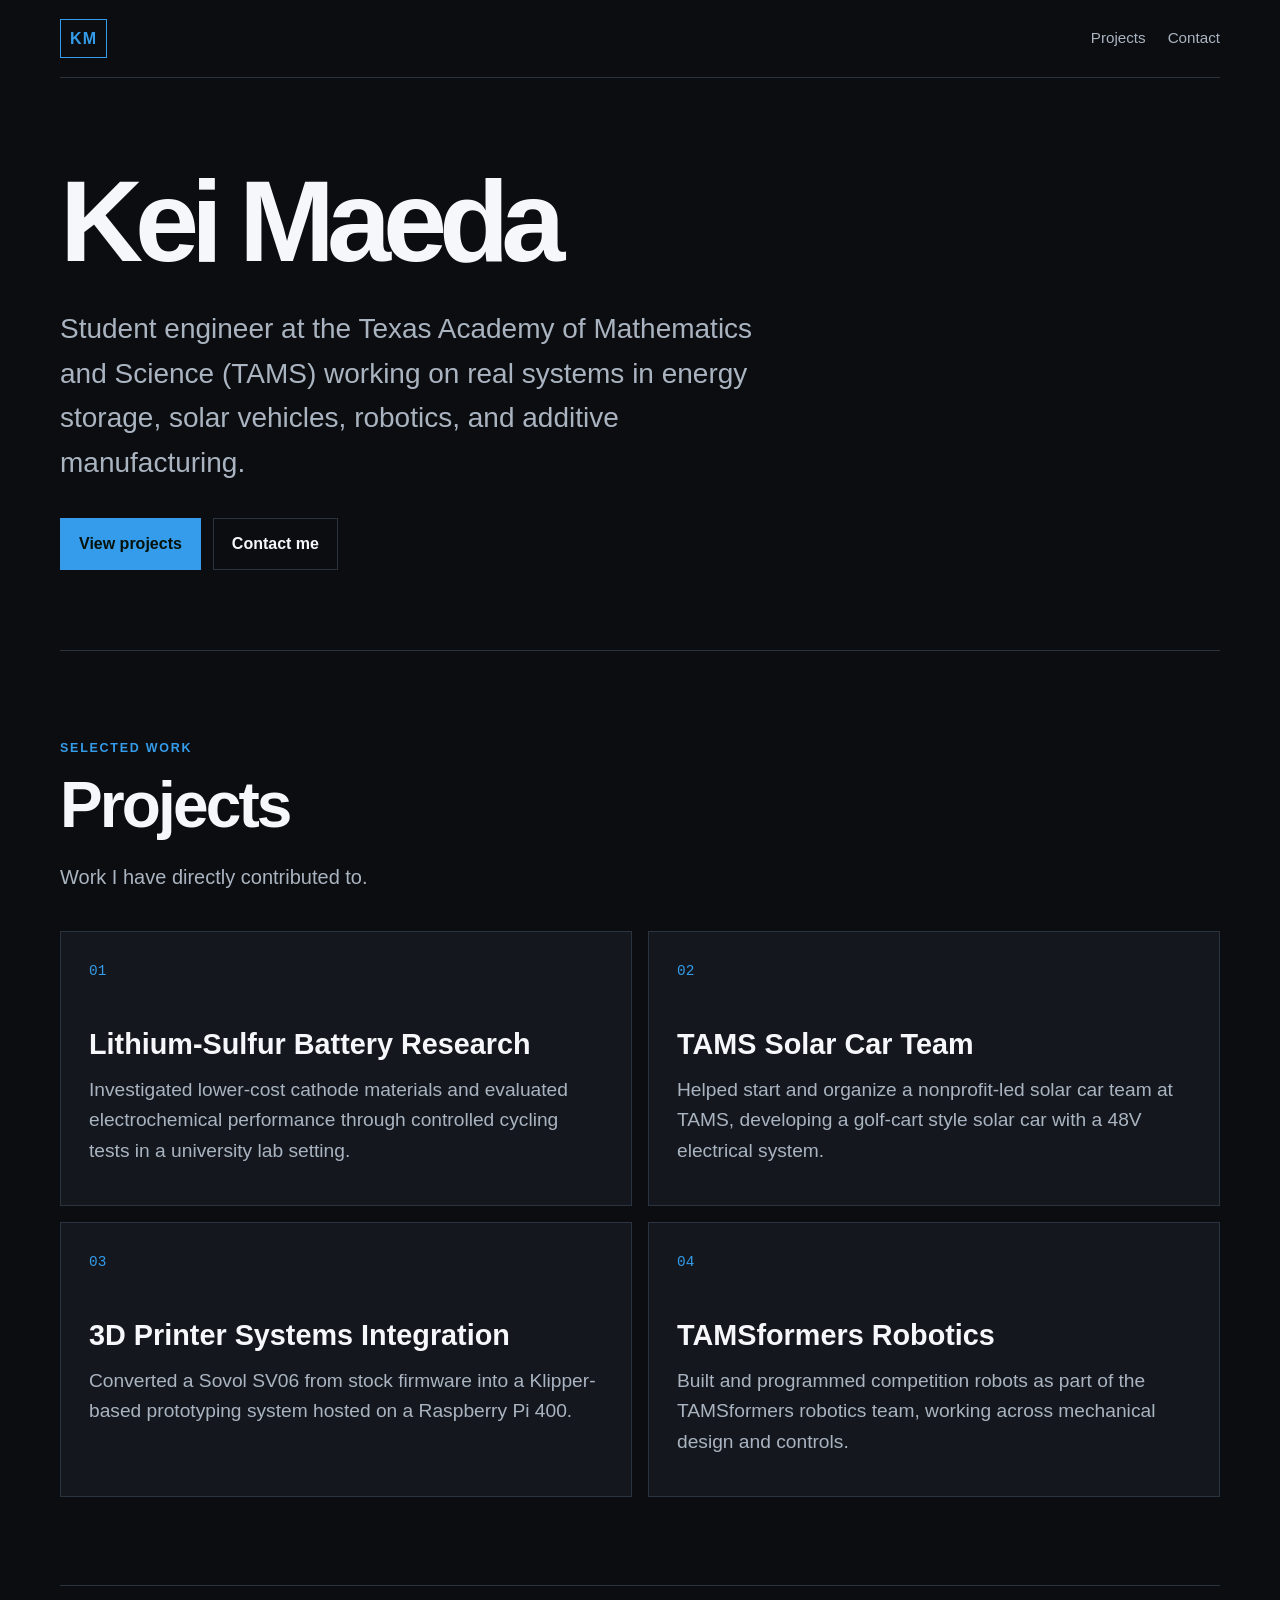
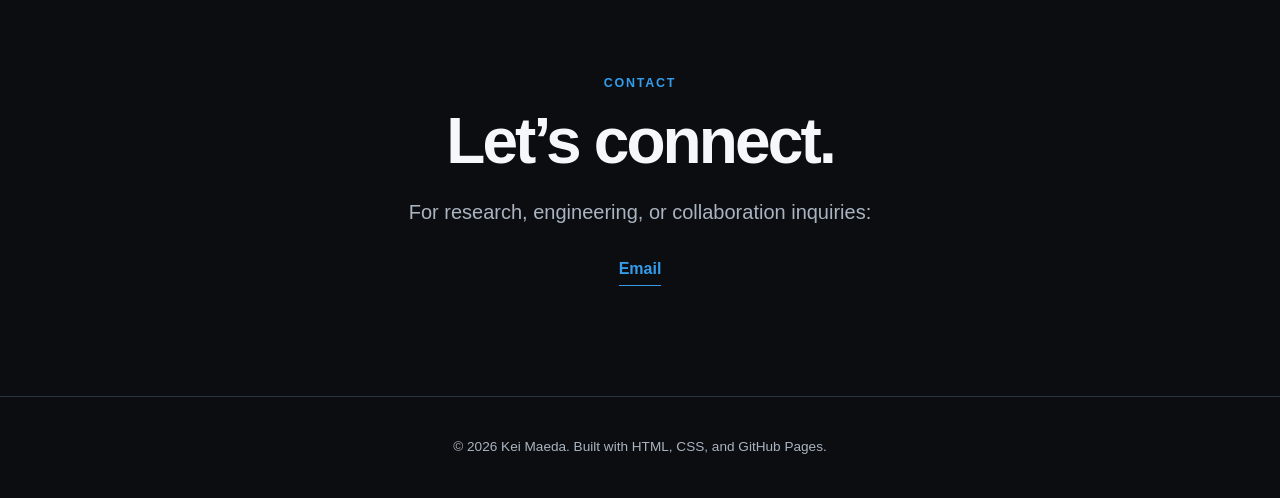
<file: index.html>
<!DOCTYPE html>
<html lang="en">
<head>
  <meta charset="UTF-8" />
  <meta name="viewport" content="width=device-width, initial-scale=1.0" />
  <meta
    name="description"
    content="Engineering portfolio of Kei Maeda: energy research, robotics, additive manufacturing, and systems engineering."
  />
  <title>Kei Maeda | Engineering Portfolio</title>
  <link rel="stylesheet" href="style.css" />
  <link rel="icon" type="image/png" sizes="32x32" href="/favicon-32x32.png">
  <link rel="icon" type="image/png" sizes="16x16" href="/favicon-16x16.png">
  <link rel="shortcut icon" href="/favicon.ico">
  <link rel="apple-touch-icon" sizes="180x180" href="/apple-touch-icon.png">
  <link rel="manifest" href="/site.webmanifest">
</head>

<body>
  <script>
    if ("scrollRestoration" in history) {
      history.scrollRestoration = "manual";
    }

    if (sessionStorage.getItem("introPlayed")) {
      document.documentElement.classList.add("intro-skip");
    } else {
      sessionStorage.setItem("introPlayed", "1");
      document.documentElement.classList.add("intro-lock");

      const jumpToTop = () => window.scrollTo({ top: 0, left: 0, behavior: "instant" });
      jumpToTop();
      window.addEventListener("load", jumpToTop);

      window.addEventListener("DOMContentLoaded", () => {
        const overlay = document.querySelector(".intro-overlay");
        overlay.addEventListener("animationend", () => {
          document.documentElement.classList.remove("intro-lock");
          jumpToTop();
        });
      });
    }
  </script>

  <div class="intro-overlay" aria-hidden="true">
    <p class="intro-mark">KM</p>
    <p class="intro-tagline">ENGINEERING • RESEARCH</p>
  </div>

  <header class="site-header">
    <a class="logo" href="#home">KM</a>

    <nav aria-label="Main navigation">
      <a href="#projects">Projects</a>
      <a href="#contact">Contact</a>
    </nav>
  </header>

  <main>
    <section class="hero" id="home">
      <h1>Kei Maeda</h1>
      <p class="hero-text">
        Student engineer at the Texas Academy of Mathematics and Science (TAMS) working on real systems in energy storage,
        solar vehicles, robotics, and additive manufacturing.
      </p>

      <div class="hero-actions">
        <a class="button primary" href="#projects">View projects</a>
        <a class="button secondary" href="#contact">Contact me</a>
      </div>
    </section>

    <section class="section" id="projects">
      <div class="section-heading">
        <p class="eyebrow">SELECTED WORK</p>
        <h2>Projects</h2>
        <p>
          Work I have directly contributed to.
        </p>
      </div>

      <div class="project-grid">
        <a class="project-card project-link" href="Projects/battery-research.html">
  <div class="project-number">01</div>
  <h3>Lithium-Sulfur Battery Research</h3>
  <p>
    Investigated lower-cost cathode materials and evaluated electrochemical
    performance through controlled cycling tests in a university lab setting.
  </p>
</a>

        <a class="project-card project-link" href="Projects/solar-car.html">
  <div class="project-number">02</div>
  <h3>TAMS Solar Car Team</h3>
  <p>
    Helped start and organize a nonprofit-led solar car team at TAMS, developing 
    a golf-cart style solar car with a 48V electrical system.
  </p>
</a>

        <a class="project-card project-link" href="Projects/sv06.html">
  <div class="project-number">03</div>
  <h3>3D Printer Systems Integration</h3>
  <p>
    Converted a Sovol SV06 from stock firmware into a Klipper-based
    prototyping system hosted on a Raspberry Pi 400.
  </p>
</a>

        <!-- Hidden for now — page still exists at Projects/support-study.html, just unlinked from the grid.
        <a class="project-card project-link" href="Projects/support-study.html">
  <div class="project-number">04</div>
  <h3>3D Print Support Research</h3>
  <p>
    Studied how different support structure strategies affect print
    strength, surface finish, and material usage in FDM printing.
  </p>
  <div class="tags">
    <span>Additive Manufacturing</span>
    <span>Materials Testing</span>
    <span>Research</span>
  </div>
</a>
        -->

        <a class="project-card project-link" href="Projects/robotics.html">
  <div class="project-number">04</div>
  <h3>TAMSformers Robotics</h3>
  <p>
    Built and programmed competition robots as part of the TAMSformers
    robotics team, working across mechanical design and controls.
  </p>
</a>
    </section>


    <section class="section contact-section" id="contact">
      <p class="eyebrow">CONTACT</p>
      <h2>Let’s connect.</h2>
      <p>
        For research, engineering, or collaboration inquiries:
      </p>

      <div class="contact-links">
        <a href="mailto:keimaedatexas@gmail.com">Email</a>
      </div>
    </section>
  </main>

  <footer>
    <p>© 2026 Kei Maeda. Built with HTML, CSS, and GitHub Pages.</p>
  </footer>

  <script src="script.js"></script>
</body>
</html>
</file>
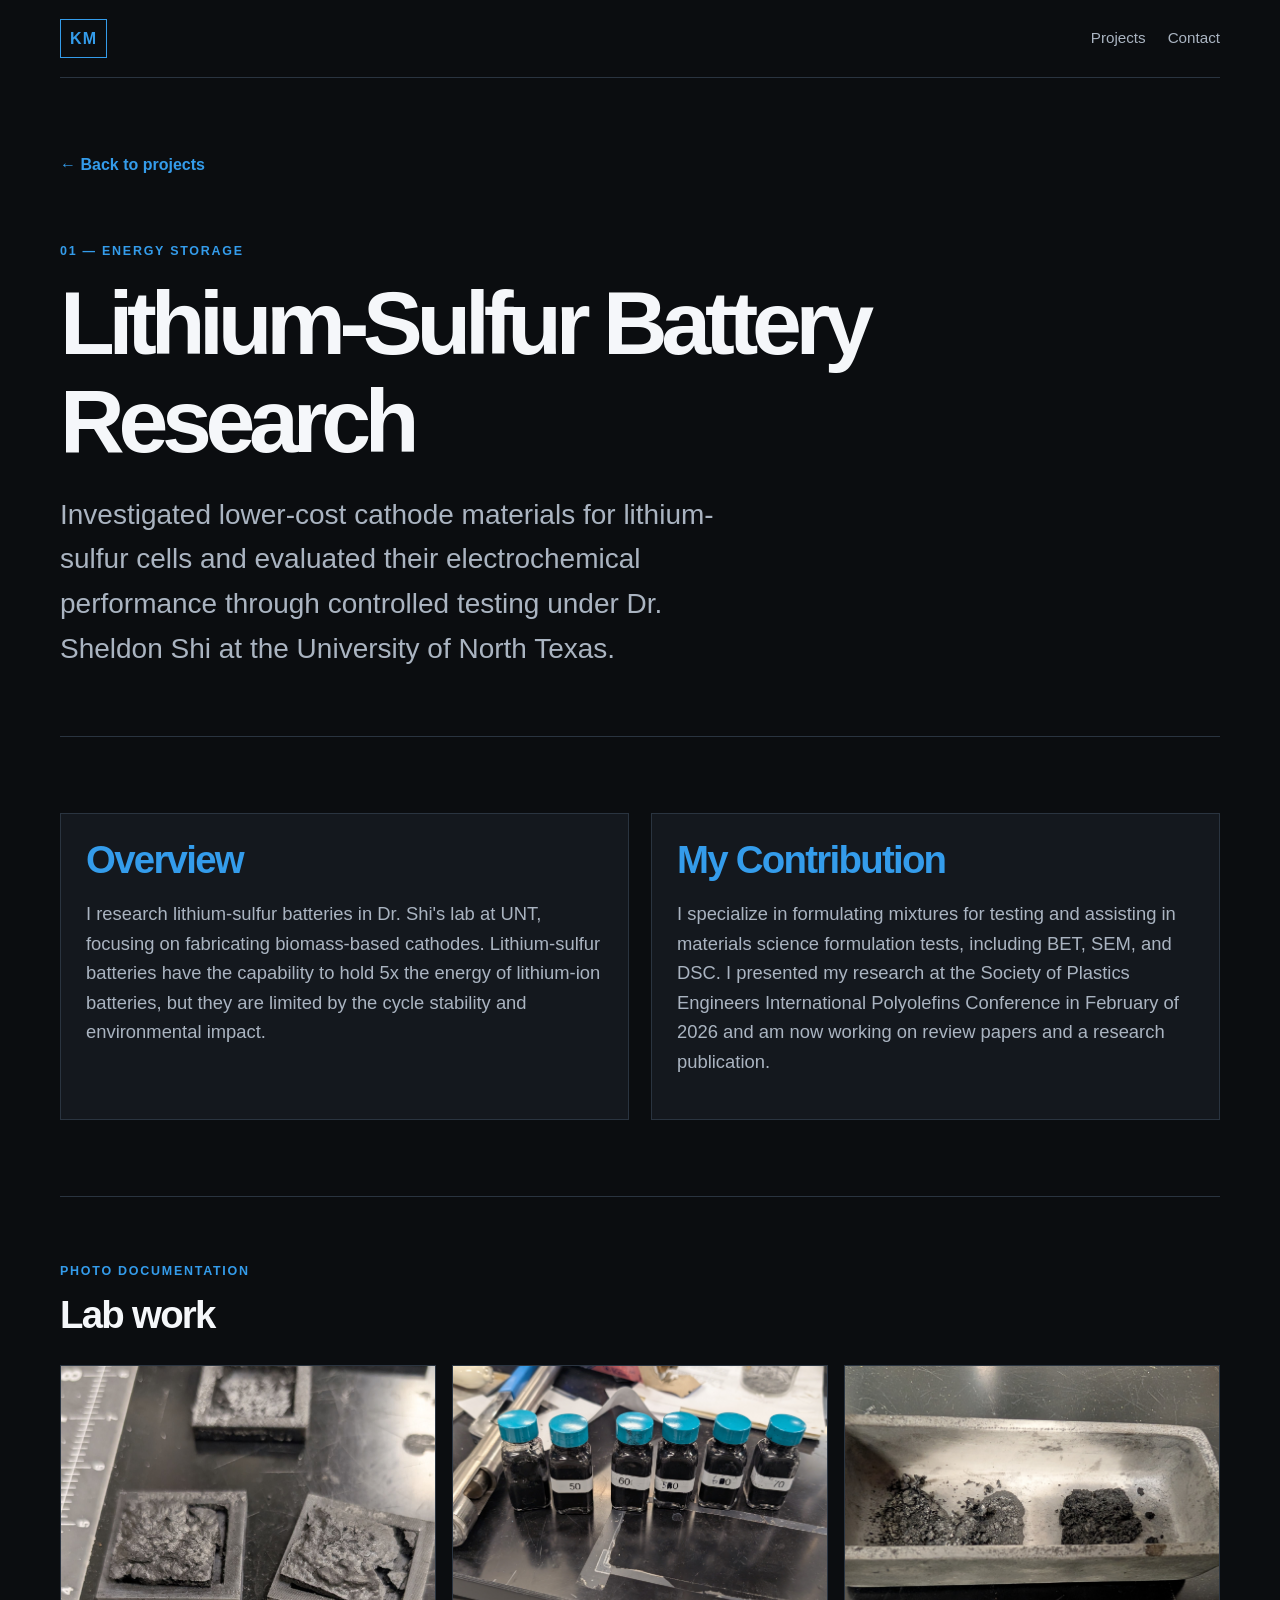
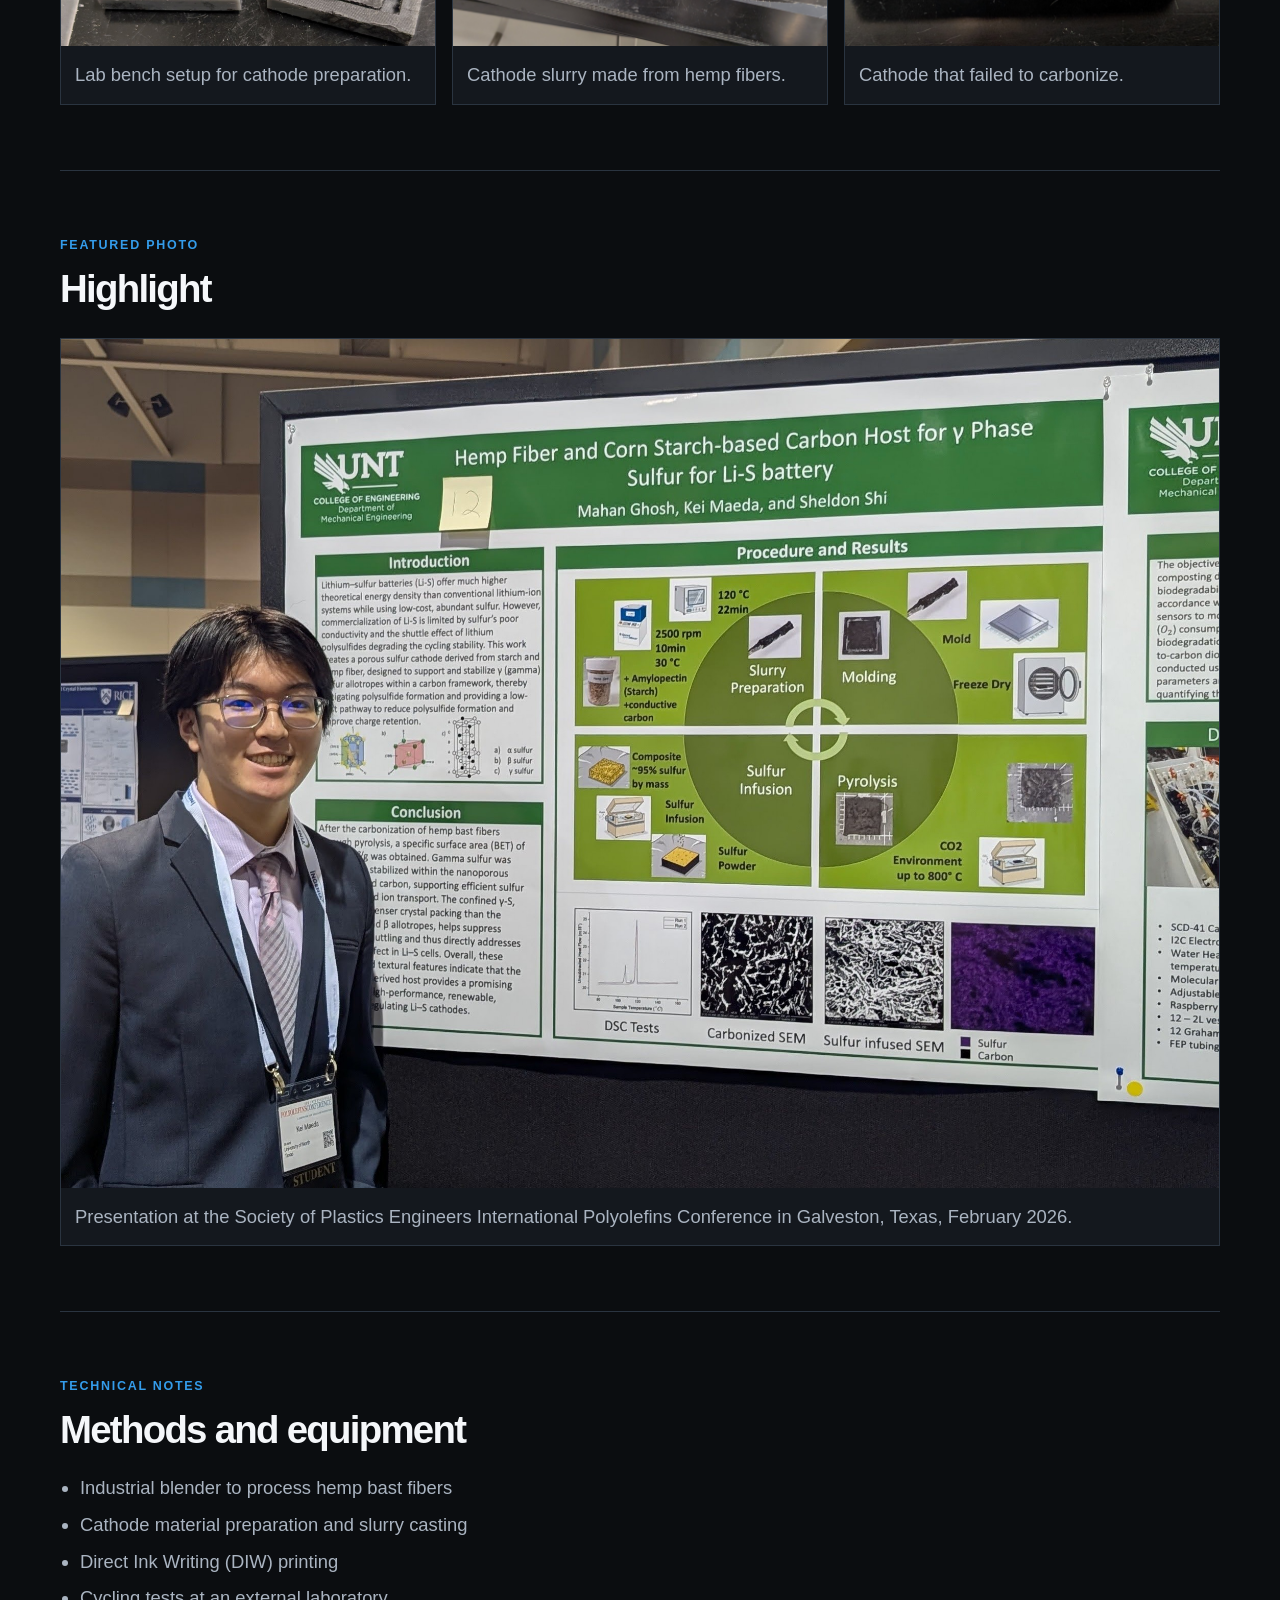
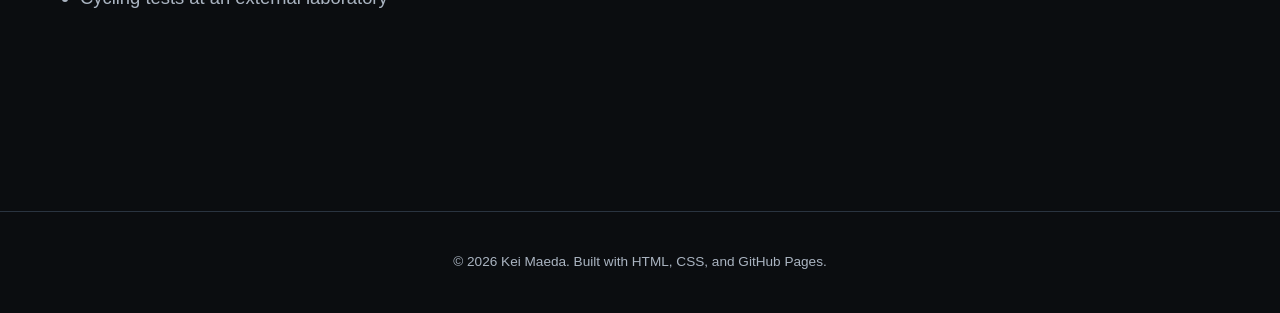
<file: Projects/battery-research.html>
<!DOCTYPE html>
<html lang="en">
<head>
  <meta charset="UTF-8" />
  <meta name="viewport" content="width=device-width, initial-scale=1.0" />
  <meta
    name="description"
    content="Lithium-sulfur battery research by Kei Maeda: lower-cost cathode materials and electrochemical performance testing."
  />
  <title>Lithium-Sulfur Battery Research | Kei Maeda</title>
  <link rel="stylesheet" href="../style.css" />
</head>

<body>
  <header class="site-header">
    <a class="logo" href="../index.html">KM</a>

    <nav aria-label="Main navigation">
      <a href="../index.html#projects">Projects</a>
      <a href="../index.html#contact">Contact</a>
    </nav>
  </header>

  <main>
    <section class="project-hero">
      <a class="back-link" href="../index.html#projects">← Back to projects</a>

      <p class="eyebrow">01 — ENERGY STORAGE</p>
      <h1>Lithium-Sulfur Battery Research</h1>

      <p class="hero-text">
        Investigated lower-cost cathode materials for lithium-sulfur cells
        and evaluated their electrochemical performance through controlled
        testing under Dr. Sheldon Shi at the University of North Texas.
      </p>
    </section>

    <section class="project-content">
      <div class="project-intro">
        <div>
          <h2>Overview</h2>
          <p>
            I research lithium-sulfur batteries in Dr. Shi's lab at UNT, 
            focusing on fabricating biomass-based cathodes. Lithium-sulfur batteries
            have the capability to hold 5x the energy of lithium-ion batteries, but 
            they are limited by the cycle stability and environmental impact.
          </p>
        </div>

        <div>
          <h2>My Contribution</h2>
          <p>
            I specialize in formulating mixtures for testing and assisting in materials 
            science formulation tests, including BET, SEM, and DSC. I presented my research 
            at the Society of Plastics Engineers International Polyolefins Conference in 
            February of 2026 and am now working on review papers and a research publication.
          </p>
        </div>
      </div>

      <div class="media-section">
        <p class="eyebrow">PHOTO DOCUMENTATION</p>
        <h2>Lab work</h2>

        <div class="media-grid">
          <figure class="media-card">
            <img
              src="Assets/Images/battery-research/lab-setup.jpg"
              alt="Lab bench setup used for battery research"
            />
            <figcaption>Lab bench setup for cathode preparation.</figcaption>
          </figure>

          <figure class="media-card">
            <img
              src="Assets/Images/battery-research/slurry.jpg"
              alt="Cathode slurry made from hemp fibers"
            />
            <figcaption>Cathode slurry made from hemp fibers.</figcaption>
          </figure>

          <figure class="media-card">
            <img
              src="Assets/Images/battery-research/pyrolysisfail.jpg"
              alt="Cathode that failed to carbonize"
            />
            <figcaption>Cathode that failed to carbonize.</figcaption>
          </figure>
        </div>
      </div>

      <div class="media-section">
        <p class="eyebrow">FEATURED PHOTO</p>
        <h2>Highlight</h2>

        <figure class="media-feature">
          <img
            src="Assets/Images/battery-research/featured.jpg"
            alt="Featured photo from the battery research project"
          />
          <figcaption>Presentation at the Society of Plastics Engineers International Polyolefins Conference in Galveston, Texas, February 2026.</figcaption>
        </figure>
      </div>

      <div class="media-section">
        <p class="eyebrow">TECHNICAL NOTES</p>
        <h2>Methods and equipment</h2>

        <ul class="technical-list">
          <li>Industrial blender to process hemp bast fibers</li>
          <li>Cathode material preparation and slurry casting</li>
          <li>Direct Ink Writing (DIW) printing</li>
          <li>Cycling tests at an external laboratory</li>
        </ul>
      </div>
    </section>
  </main>

  <footer>
    <p>© 2026 Kei Maeda. Built with HTML, CSS, and GitHub Pages.</p>
  </footer>
</body>
</html>
</file>
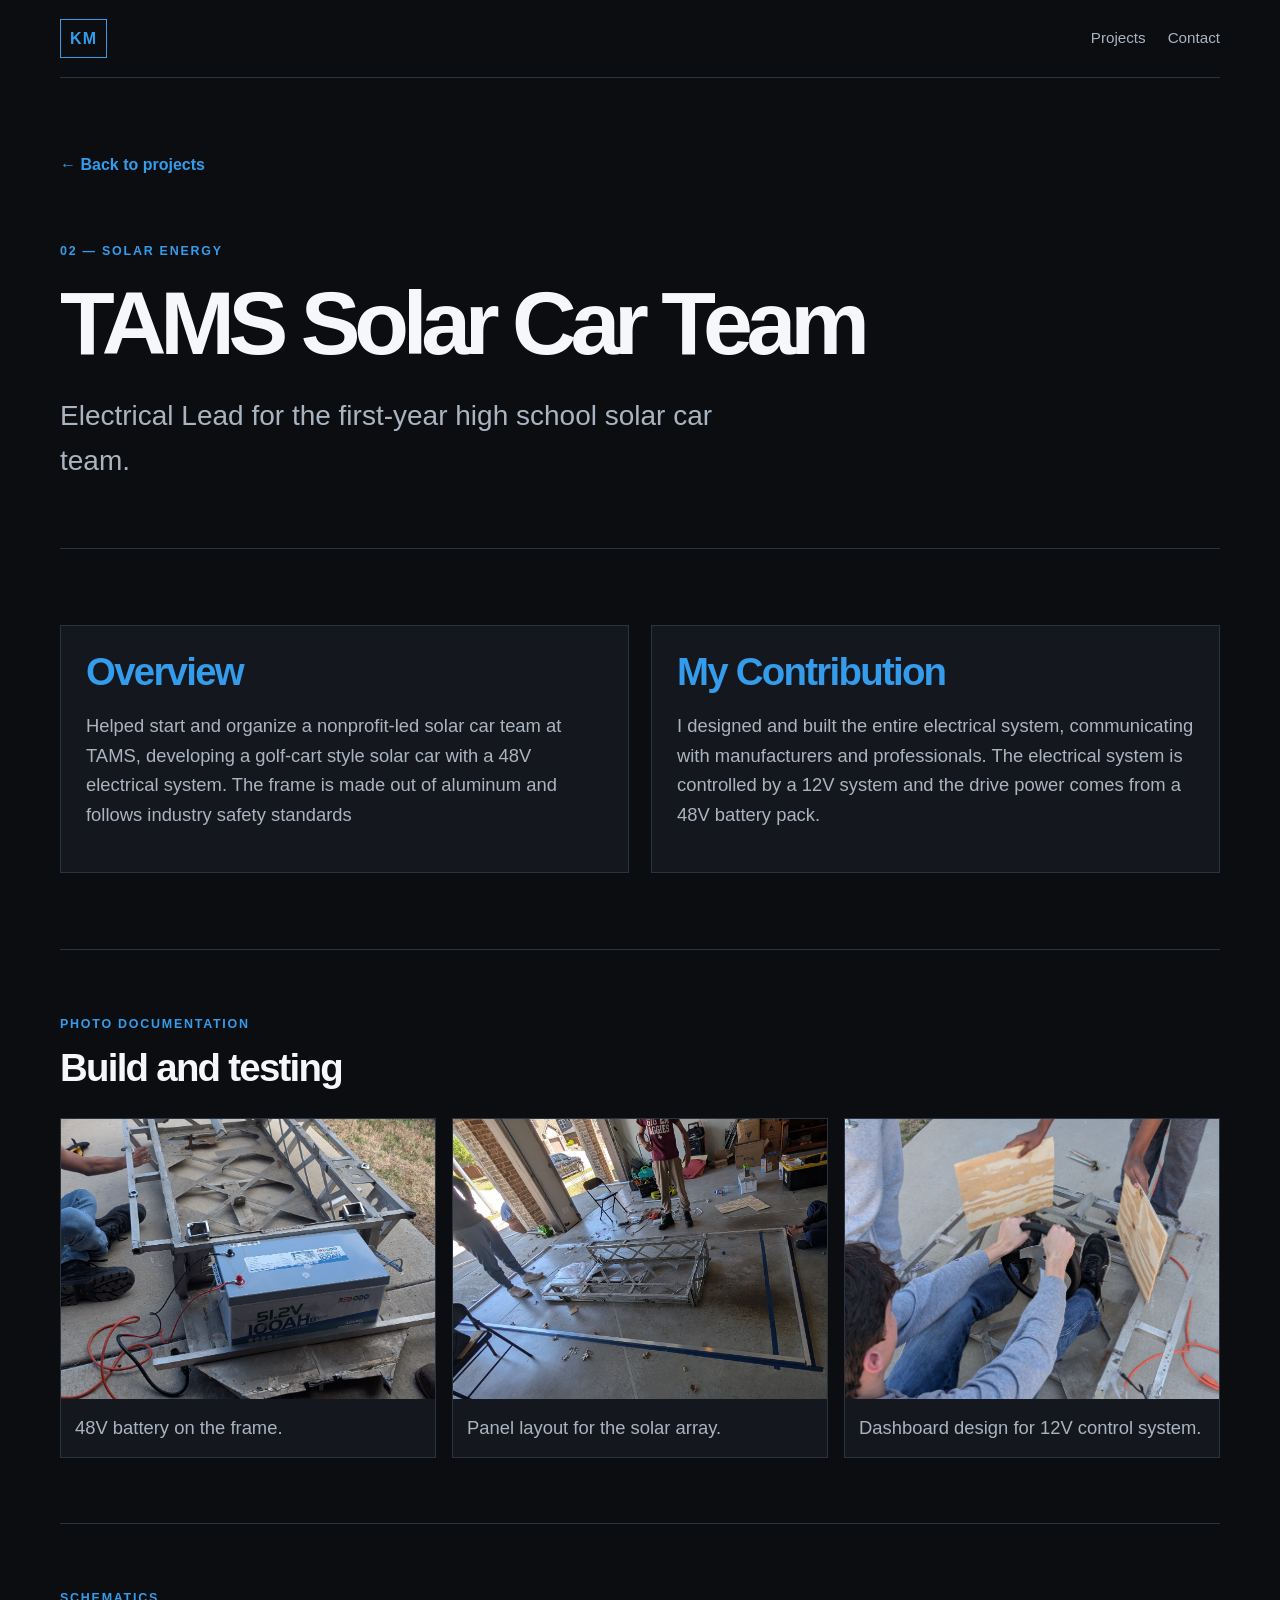
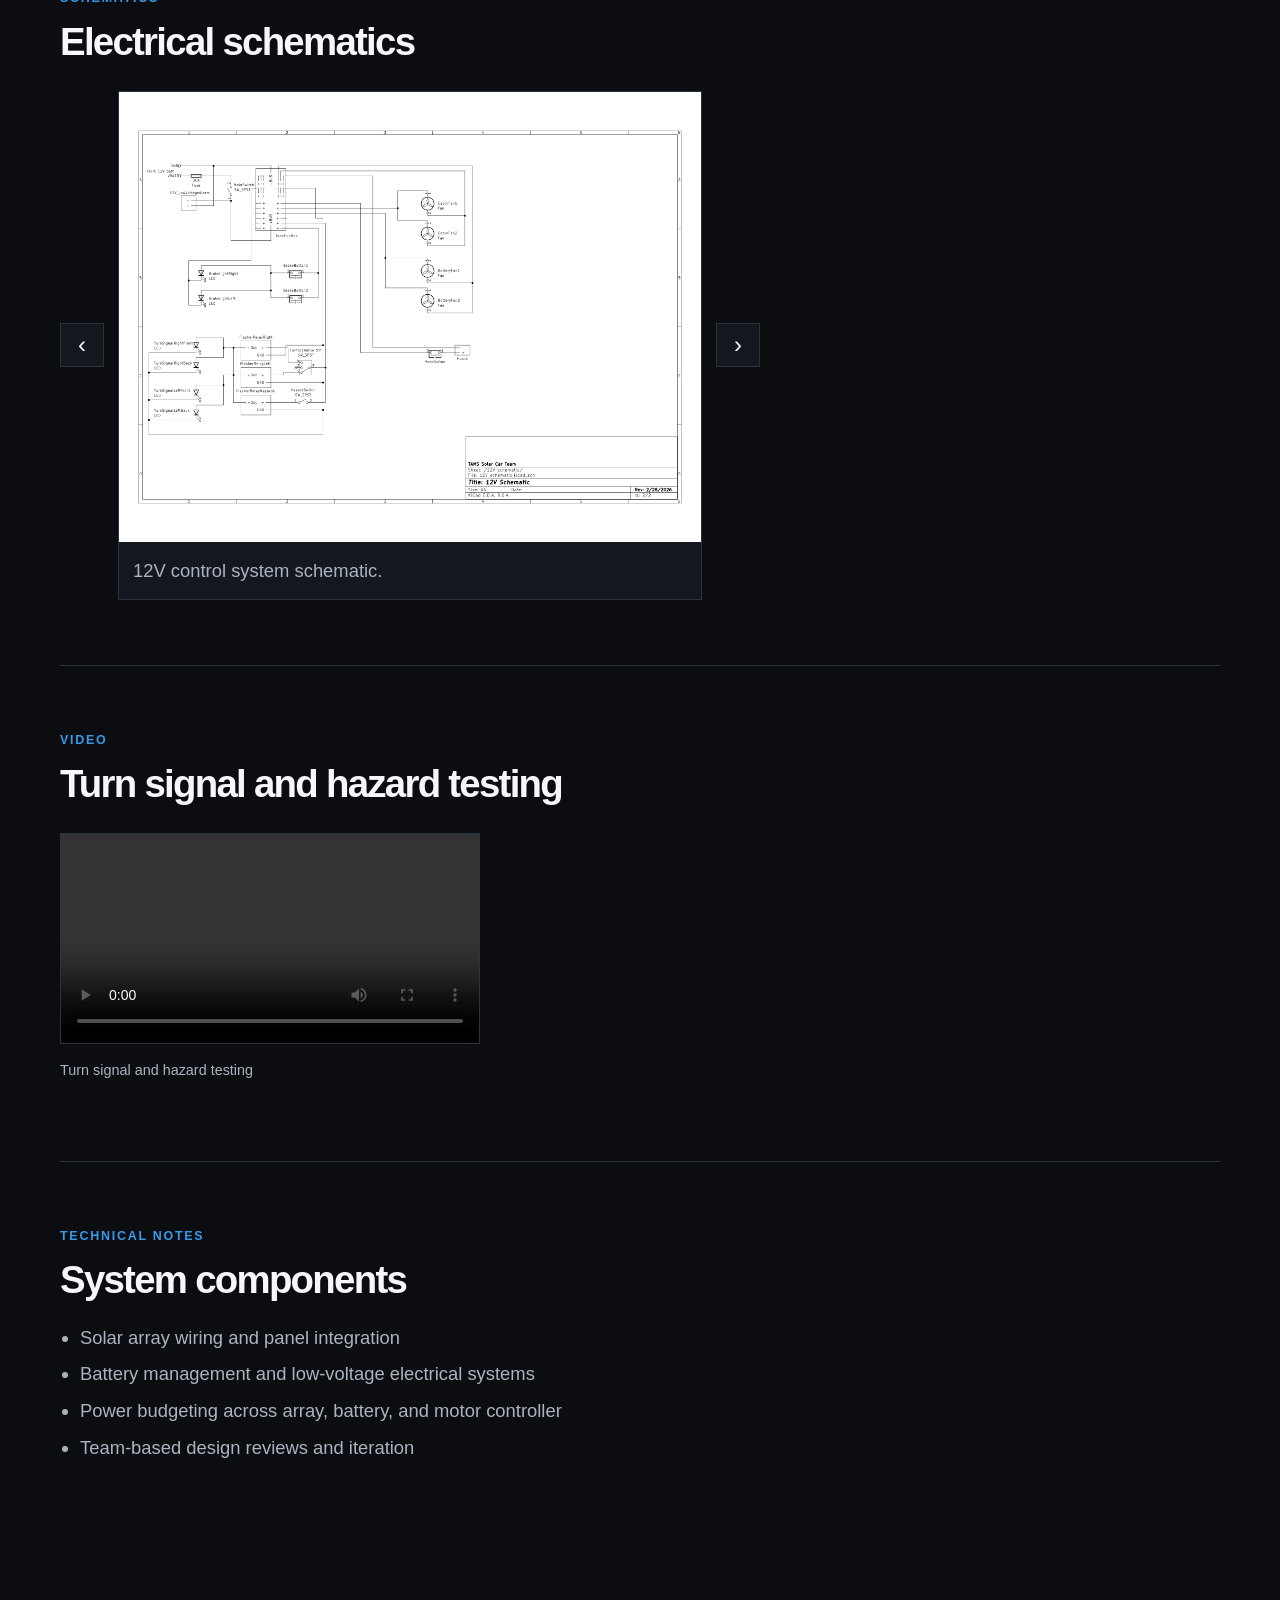
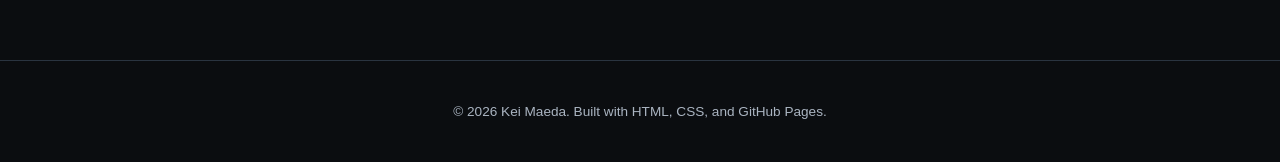
<file: Projects/solar-car.html>
<!DOCTYPE html>
<html lang="en">
<head>
  <meta charset="UTF-8" />
  <meta name="viewport" content="width=device-width, initial-scale=1.0" />
  <meta
    name="description"
    content="Solar Car Initiative work by Kei Maeda: electrical systems and testing for a student-built solar vehicle."
  />
  <title>Solar Car Team | Kei Maeda</title>
  <link rel="stylesheet" href="../style.css" />
</head>

<body>
  <header class="site-header">
    <a class="logo" href="../index.html">KM</a>

    <nav aria-label="Main navigation">
      <a href="../index.html#projects">Projects</a>
      <a href="../index.html#contact">Contact</a>
    </nav>
  </header>

  <main>
    <section class="project-hero">
      <a class="back-link" href="../index.html#projects">← Back to projects</a>

      <p class="eyebrow">02 — SOLAR ENERGY</p>
      <h1>TAMS Solar Car Team</h1>

      <p class="hero-text">
        Electrical Lead for the first-year high school solar car team.
      </p>
    </section>

    <section class="project-content">
      <div class="project-intro">
        <div>
          <h2>Overview</h2>
          <p>
            Helped start and organize a nonprofit-led solar car team at TAMS, 
            developing a golf-cart style solar car with a 48V electrical system.
            The frame is made out of aluminum and follows industry safety standards
          </p>
        </div>

        <div>
          <h2>My Contribution</h2>
          <p>
            I designed and built the entire electrical system, 
            communicating with manufacturers and professionals.
            The electrical system is controlled by a 12V system
            and the drive power comes from a 48V battery pack.
          </p>
        </div>
      </div>

      <div class="media-section">
        <p class="eyebrow">PHOTO DOCUMENTATION</p>
        <h2>Build and testing</h2>

        <div class="media-grid">
          <figure class="media-card">
            <img
              src="Assets/Images/solar-car/battery.jpg"
              alt="48V battery on the frame"
            />
            <figcaption>48V battery on the frame.</figcaption>
          </figure>

          <figure class="media-card">
            <img
              src="Assets/Images/solar-car/panellayout.jpg"
              alt="Panel layout for the solar array"
            />
            <figcaption>Panel layout for the solar array.</figcaption>
          </figure>

          <figure class="media-card">
            <img
              src="Assets/Images/solar-car/dashboarddesign.jpg"
              alt="Dashboard design for 12V control system"
            />
            <figcaption>Dashboard design for 12V control system.</figcaption>
          </figure>
        </div>
      </div>

      <div class="media-section">
        <p class="eyebrow">SCHEMATICS</p>
        <h2>Electrical schematics</h2>

        <div class="carousel carousel-compact">
          <button class="carousel-btn carousel-prev" type="button" aria-label="Previous schematic">&#8249;</button>

          <div class="carousel-track">
            <figure class="carousel-slide">
              <img
                src="Assets/Images/solar-car/schematic-12v.jpg"
                alt="12V electrical system schematic"
              />
              <figcaption>12V control system schematic.</figcaption>
            </figure>

            <figure class="carousel-slide">
              <img
                src="Assets/Images/solar-car/schematic-48v.jpg"
                alt="48V electrical system schematic"
              />
              <figcaption>48V drive power schematic.</figcaption>
            </figure>
          </div>

          <button class="carousel-btn carousel-next" type="button" aria-label="Next schematic">&#8250;</button>
        </div>
      </div>

      <div class="media-section">
        <p class="eyebrow">VIDEO</p>
        <h2>Turn signal and hazard testing</h2>

        <video class="project-video project-video-small" controls preload="metadata">
          <source src="Assets/videos/solar-car/blinkertest.mp4" type="video/mp4" />
          Your browser does not support embedded video.
        </video>

        <p class="media-note">
          Turn signal and hazard testing
        </p>
      </div>

      <div class="media-section">
        <p class="eyebrow">TECHNICAL NOTES</p>
        <h2>System components</h2>

        <ul class="technical-list">
          <li>Solar array wiring and panel integration</li>
          <li>Battery management and low-voltage electrical systems</li>
          <li>Power budgeting across array, battery, and motor controller</li>
          <li>Team-based design reviews and iteration</li>
        </ul>
      </div>
    </section>
  </main>

  <footer>
    <p>© 2026 Kei Maeda. Built with HTML, CSS, and GitHub Pages.</p>
  </footer>

  <script src="../script.js"></script>
</body>
</html>
</file>
<file: style.css>
:root {
  --background: #0b0d10;
  --surface: #14181e;
  --surface-hover: #1b222b;
  --text: #f5f7fa;
  --muted: #aab4c1;
  --line: #2a3440;
  --accent: #349ceb;
  --accent-dark: #349ceb;
  --max-width: 1200px;
  --gutter: 120px;
}

* {
  box-sizing: border-box;
}

html {
  scroll-behavior: smooth;
}

body {
  margin: 0;
  background: var(--background);
  color: var(--text);
  font-family: Arial, Helvetica, sans-serif;
  line-height: 1.6;
}

a {
  color: inherit;
  text-decoration: none;
}

.intro-overlay {
  position: fixed;
  inset: 0;
  z-index: 999;
  display: flex;
  flex-direction: column;
  align-items: center;
  justify-content: center;
  gap: 18px;
  background: var(--background);
  animation: intro-hold 2.1s ease forwards;
}

.intro-mark {
  margin: 0;
  color: var(--accent);
  font-weight: 800;
  font-size: clamp(2.5rem, 10vw, 5rem);
  letter-spacing: 0.08em;
  opacity: 0;
  transform: scale(0.85);
  animation: intro-mark-in 0.7s cubic-bezier(0.16, 1, 0.3, 1) 0.15s forwards;
}

.intro-tagline {
  margin: 0;
  color: var(--muted);
  font-size: 0.85rem;
  font-weight: 800;
  letter-spacing: 0.3em;
  opacity: 0;
  animation: intro-tagline-in 0.6s ease 0.6s forwards;
}

@keyframes intro-mark-in {
  to {
    opacity: 1;
    transform: scale(1);
  }
}

@keyframes intro-tagline-in {
  to {
    opacity: 1;
  }
}

@keyframes intro-hold {
  0%,
  70% {
    opacity: 1;
    visibility: visible;
  }
  100% {
    opacity: 0;
    visibility: hidden;
    pointer-events: none;
  }
}

html.intro-skip .intro-overlay {
  display: none;
}

.site-header {
  width: min(var(--max-width), calc(100% - var(--gutter)));
  margin: 0 auto;
  min-height: 78px;
  display: flex;
  align-items: center;
  justify-content: space-between;
  border-bottom: 1px solid var(--line);
}

.logo {
  border: 1px solid var(--accent);
  color: var(--accent);
  font-weight: 800;
  letter-spacing: 0.08em;
  padding: 6px 9px;
}

nav {
  display: flex;
  gap: 22px;
}

nav a {
  color: var(--muted);
  font-size: 0.95rem;
}

nav a:hover {
  color: var(--accent);
}

.hero,
.section {
  width: min(var(--max-width), calc(100% - var(--gutter)));
  margin: 0 auto;
}

.hero {
  min-height: 560px;
  display: flex;
  flex-direction: column;
  justify-content: center;
  padding: 80px 0;
}

.eyebrow {
  color: var(--accent);
  font-size: 0.78rem;
  font-weight: 800;
  letter-spacing: 0.14em;
  margin: 0 0 12px;
}

h1,
h2,
h3 {
  line-height: 1.1;
  margin-top: 0;
}

h1 {
  font-size: clamp(3.2rem, 9vw, 7.5rem);
  letter-spacing: -0.07em;
  margin-bottom: 22px;
}

h2 {
  font-size: clamp(2.1rem, 5vw, 4rem);
  letter-spacing: -0.045em;
  margin-bottom: 18px;
}

h3 {
  font-size: 1.8rem;
  margin-bottom: 14px;
}

.hero-text {
  max-width: 700px;
  color: var(--muted);
  font-size: clamp(1.3rem, 2.4vw, 1.75rem);
  margin: 0;
}

.hero-actions {
  display: flex;
  flex-wrap: wrap;
  gap: 12px;
  margin-top: 32px;
}

.button {
  display: inline-block;
  padding: 12px 18px;
  font-weight: 700;
  border: 1px solid var(--line);
}

.button.primary {
  background: var(--accent);
  color: #06110a;
  border-color: var(--accent);
}

.button.primary:hover {
  background: var(--accent-dark);
  border-color: var(--accent-dark);
}

.button.secondary:hover {
  border-color: var(--accent);
  color: var(--accent);
}

.section {
  border-top: 1px solid var(--line);
  padding: 88px 0;
}

.section-heading {
  max-width: 730px;
  margin-bottom: 38px;
}

.section-heading > p:last-child,
.about-text p,
.contact-section > p:not(.eyebrow) {
  color: var(--muted);
  font-size: 1.25rem;
}

.project-grid {
  display: grid;
  grid-template-columns: repeat(2, 1fr);
  gap: 16px;
}

.project-card {
  background: var(--surface);
  border: 1.5px solid var(--line);
  min-height: 275px;
  padding: 28px;
  display: flex;
  flex-direction: column;
  transition: transform 0.2s ease, background 0.2s ease, border-color 0.2s ease;
}

.project-card:hover {
  transform: translateY(-5px);
  background: var(--surface-hover);
  border-color: var(--accent);
}

.project-number {
  color: var(--accent);
  font-family: "Courier New", monospace;
  font-size: 0.9rem;
  margin-bottom: 46px;
}

.project-card p {
  color: var(--muted);
  font-size: 1.2rem;
  margin: 0;
}

.tags {
  display: flex;
  flex-wrap: wrap;
  gap: 8px;
  margin-top: auto;
  padding-top: 24px;
}

.tags span {
  border: 1px solid var(--line);
  color: #c8d0d9;
  font-size: 0.76rem;
  padding: 4px 8px;
}

.about-section {
  display: grid;
  grid-template-columns: 1fr 1fr;
  gap: 60px;
}

.about-text {
  max-width: 620px;
}

.contact-section {
  text-align: center;
  padding-bottom: 110px;
}

.contact-section .eyebrow {
  margin-top: 0;
}

.contact-links {
  display: flex;
  justify-content: center;
  flex-wrap: wrap;
  gap: 22px;
  margin-top: 28px;
}

.contact-links a {
  border-bottom: 1px solid var(--accent);
  color: var(--accent);
  font-weight: 700;
  padding-bottom: 3px;
}

footer {
  border-top: 1px solid var(--line);
  color: var(--muted);
  font-size: 0.85rem;
  padding: 26px 20px;
  text-align: center;
}

@media (max-width: 1024px) {
  :root {
    --gutter: 64px;
  }
}

@media (max-width: 720px) {
  :root {
    --gutter: 40px;
  }

  .site-header {
    min-height: 68px;
  }

  nav {
    gap: 14px;
    font-size: 0.85rem;
  }

  .hero {
    min-height: 500px;
  }

  .project-grid,
  .about-section {
    grid-template-columns: 1fr;
  }

  .about-section {
    gap: 6px;
  }

  .section {
    padding: 62px 0;
  }

  .project-card {
    min-height: 245px;
    padding: 22px;
  }

  .project-intro > div {
    padding: 20px;
  }
}

@media (max-width: 420px) {
  :root {
    --gutter: 28px;
  }
}
.project-link {
  color: inherit;
  text-decoration: none;
  cursor: pointer;
}

.project-link h3 {
  color: var(--text);
}

.project-link:focus-visible {
  outline: 3px solid var(--accent);
  outline-offset: 4px;
}
.project-hero,
.project-content {
  width: min(var(--max-width), calc(100% - var(--gutter)));
  margin: 0 auto;
}

.project-hero {
  padding: 74px 0 64px;
  border-bottom: 1px solid var(--line);
}

.project-hero h1 {
  max-width: 950px;
  font-size: clamp(3rem, 7vw, 6.2rem);
}

.project-hero-tags {
  margin-top: 28px;
}

.back-link {
  display: inline-block;
  color: var(--accent);
  font-weight: 700;
  margin-bottom: 64px;
}

.back-link:hover {
  text-decoration: underline;
}

.project-content {
  padding: 76px 0 110px;
}

.project-intro {
  display: grid;
  grid-template-columns: repeat(2, 1fr);
  gap: 22px;
  padding-bottom: 76px;
}

.project-intro > div {
  background: var(--surface);
  border: 1px solid var(--line);
  padding: 25px;
}

.project-intro h2,
.media-section h2 {
  font-size: clamp(1.7rem, 3vw, 2.5rem);
}

.project-intro h2 {
  color: var(--accent);
}

.project-intro p:not(.eyebrow),
.technical-list {
  color: var(--muted);
  font-size: 1.15rem;
}

.media-note {
  color: var(--muted);
}

.media-section {
  border-top: 1px solid var(--line);
  padding: 65px 0;
}

.media-grid {
  display: grid;
  grid-template-columns: repeat(3, 1fr);
  gap: 16px;
  margin-top: 28px;
}

.media-card {
  background: var(--surface);
  border: 1px solid var(--line);
  margin: 0;
}

.media-card img {
  width: 100%;
  aspect-ratio: 4 / 3;
  display: block;
  object-fit: cover;
}

figcaption {
  font-size: 1.15rem;
}

.media-card figcaption {
  color: var(--muted);
  padding: 14px;
}

.video-grid {
  display: grid;
  grid-template-columns: repeat(3, 1fr);
  gap: 16px;
  margin-top: 28px;
}

.video-card {
  background: var(--surface);
  border: 1px solid var(--line);
  margin: 0;
}

.video-card .project-video {
  width: 100%;
  aspect-ratio: 1080 / 1920;
  object-fit: cover;
  margin-top: 0;
  border: none;
}

.video-card figcaption {
  color: var(--muted);
  padding: 14px;
}

.media-feature {
  background: var(--surface);
  border: 1px solid var(--line);
  margin: 28px 0 0;
}

.media-feature img {
  width: 100%;
  max-height: 900px;
  display: block;
  object-fit: cover;
}

.media-feature figcaption {
  color: var(--muted);
  padding: 14px;
}

.carousel {
  display: flex;
  align-items: center;
  gap: 14px;
  margin-top: 28px;
}

.carousel-compact {
  max-width: 700px;
}

.carousel-track {
  flex: 1;
  display: flex;
  overflow-x: auto;
  scroll-snap-type: x mandatory;
  scroll-behavior: smooth;
  gap: 0;
  background: var(--surface);
  border: 1px solid var(--line);
}

.carousel-track::-webkit-scrollbar {
  display: none;
}

.carousel-slide {
  flex: 0 0 100%;
  scroll-snap-align: start;
  margin: 0;
}

.carousel-slide img {
  width: 100%;
  aspect-ratio: 2200 / 1700;
  max-height: none;
  display: block;
  object-fit: contain;
  background: #000;
}

.carousel-slide figcaption {
  color: var(--muted);
  padding: 14px;
}

.carousel-btn {
  flex: none;
  width: 44px;
  height: 44px;
  background: var(--surface);
  border: 1px solid var(--line);
  color: var(--text);
  font-size: 1.5rem;
  line-height: 1;
  cursor: pointer;
}

.carousel-btn:hover {
  border-color: var(--accent);
  color: var(--accent);
}

@media (max-width: 720px) {
  .carousel {
    gap: 8px;
  }

  .carousel-btn {
    width: 36px;
    height: 36px;
    font-size: 1.2rem;
  }
}

.carousel-slide img.zoomable {
  cursor: zoom-in;
}

.lightbox {
  position: fixed;
  inset: 0;
  z-index: 100;
  display: flex;
  flex-direction: column;
  align-items: center;
  justify-content: center;
  gap: 14px;
  padding: 40px 20px;
  background: rgba(0, 0, 0, 0.9);
  cursor: zoom-out;
}

.lightbox[hidden] {
  display: none;
}

.lightbox-img {
  max-width: 100%;
  max-height: calc(100vh - 120px);
  object-fit: contain;
  border: 1px solid var(--line);
  cursor: default;
}

.lightbox-caption {
  color: var(--muted);
  text-align: center;
  margin: 0;
}

.lightbox-close {
  position: absolute;
  top: 20px;
  right: 20px;
  width: 44px;
  height: 44px;
  background: var(--surface);
  border: 1px solid var(--line);
  color: var(--text);
  font-size: 1.5rem;
  line-height: 1;
  cursor: pointer;
}

.lightbox-close:hover {
  border-color: var(--accent);
  color: var(--accent);
}

body.lightbox-open {
  overflow: hidden;
}

.project-video {
  width: min(900px, 100%);
  background: #000;
  border: 1px solid var(--line);
  display: block;
  margin-top: 28px;
}

.project-video-small {
  width: min(420px, 100%);
}

.media-note {
  font-size: 0.9rem;
}

.technical-list {
  line-height: 2;
  padding-left: 20px;
}

@media (max-width: 720px) {
  .project-intro,
  .media-grid,
  .video-grid {
    grid-template-columns: 1fr;
  }

  .project-hero {
    padding: 50px 0;
  }

  .back-link {
    margin-bottom: 42px;
  }

  .project-content {
    padding-top: 50px;
  }
}
</file>
